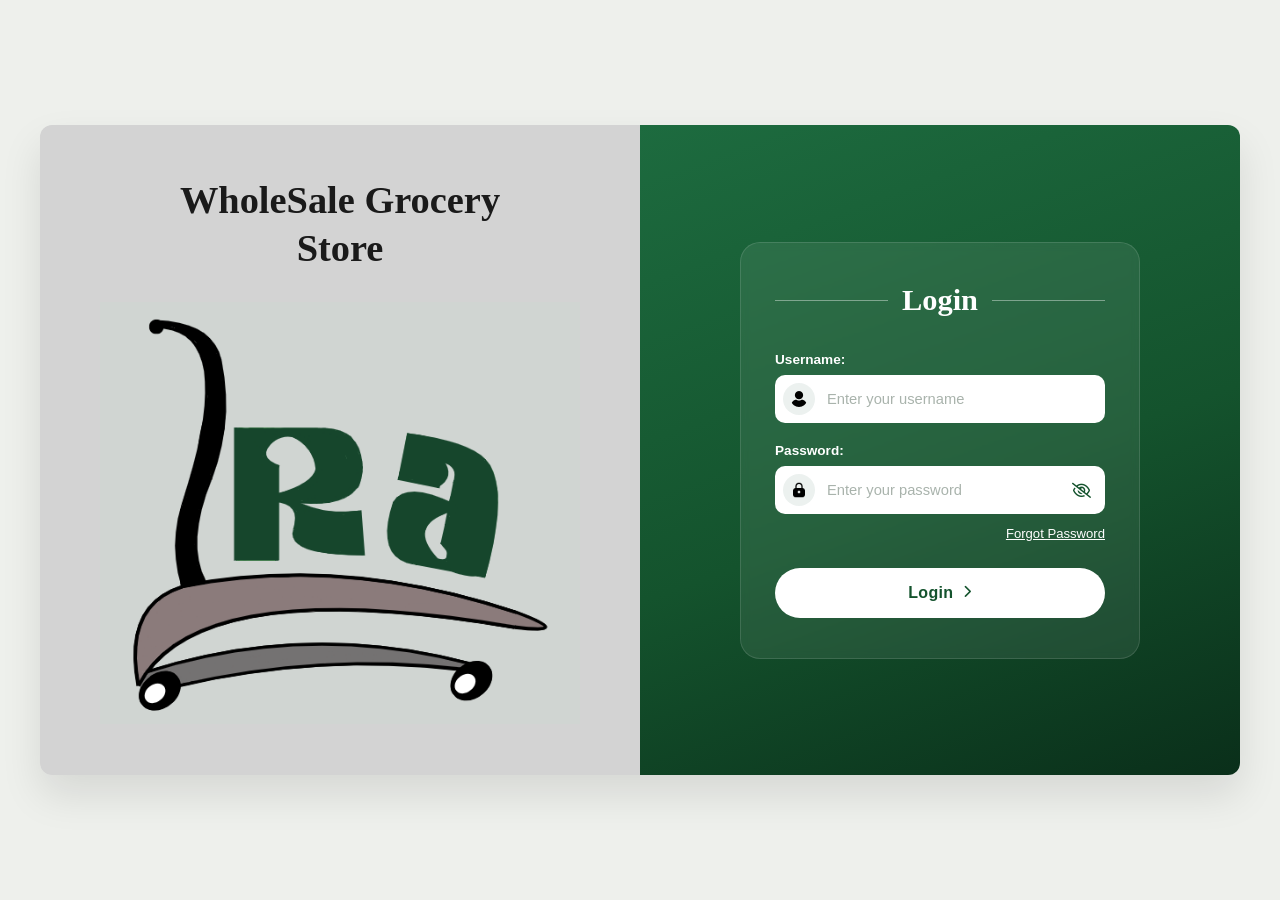
<file: Index.html>
<!DOCTYPE html>
<html lang="en">
<head>
    <meta charset="UTF-8">
    <meta name="viewport" content="width=device-width, initial-scale=1.0">
    <title>WholeSale Grocery Store - Login</title>
    <link rel="stylesheet" href="Index.css">
    <link rel="stylesheet" href="https://cdnjs.cloudflare.com/ajax/libs/font-awesome/6.5.1/css/all.min.css">
</head>
<body>
    <div class="login-container">
        <div class="left-panel">
            <div class="brand-wrapper">
                <h1 class="brand-title">WholeSale Grocery <br> Store</h1>
                <div class="logo-container">
                    <img src="Logo.png" alt="WholeSale Grocery Store Logo" class="brand-logo">
                </div>
            </div>
        </div>
        <div class="right-panel">
            <div class="login-card">
                <div class="card-header">
                    <span class="line"></span>
                    <h2>Login</h2>
                    <span class="line"></span>
                </div>

                <form class="login-form">
                    <div class="input-label">Username:</div>
                    <div class="input-wrapper">
                        <div class="icon-badge">
                            <img src="username.png" alt="">
                        </div>
                        <input type="text" id="username" placeholder="Enter your username" required>
                    </div>

                    <div class="input-label">Password:</div>
                    <div class="input-wrapper">
                        <div class="icon-badge">
                            <img src="password.png" alt="">
                        </div>
                        <input type="password" id="password" placeholder="Enter your password" required>
                        <span class="password-toggle"><i class="fa-regular fa-eye-slash"></i></span>
                    </div>

                    <div class="forgot-password-container">
                        <a href="forgot-password.html" class="forgot-password">Forgot Password</a>
                    </div>

                    <button type="submit" class="login-btn">
                        <span>Login</span>
                        <i class="fa-solid fa-chevron-right"></i>
                    </button>
                </form>
            </div>
        </div>
    </div>
    <script src="Index.js"></script>
</body>
</html>
</file>
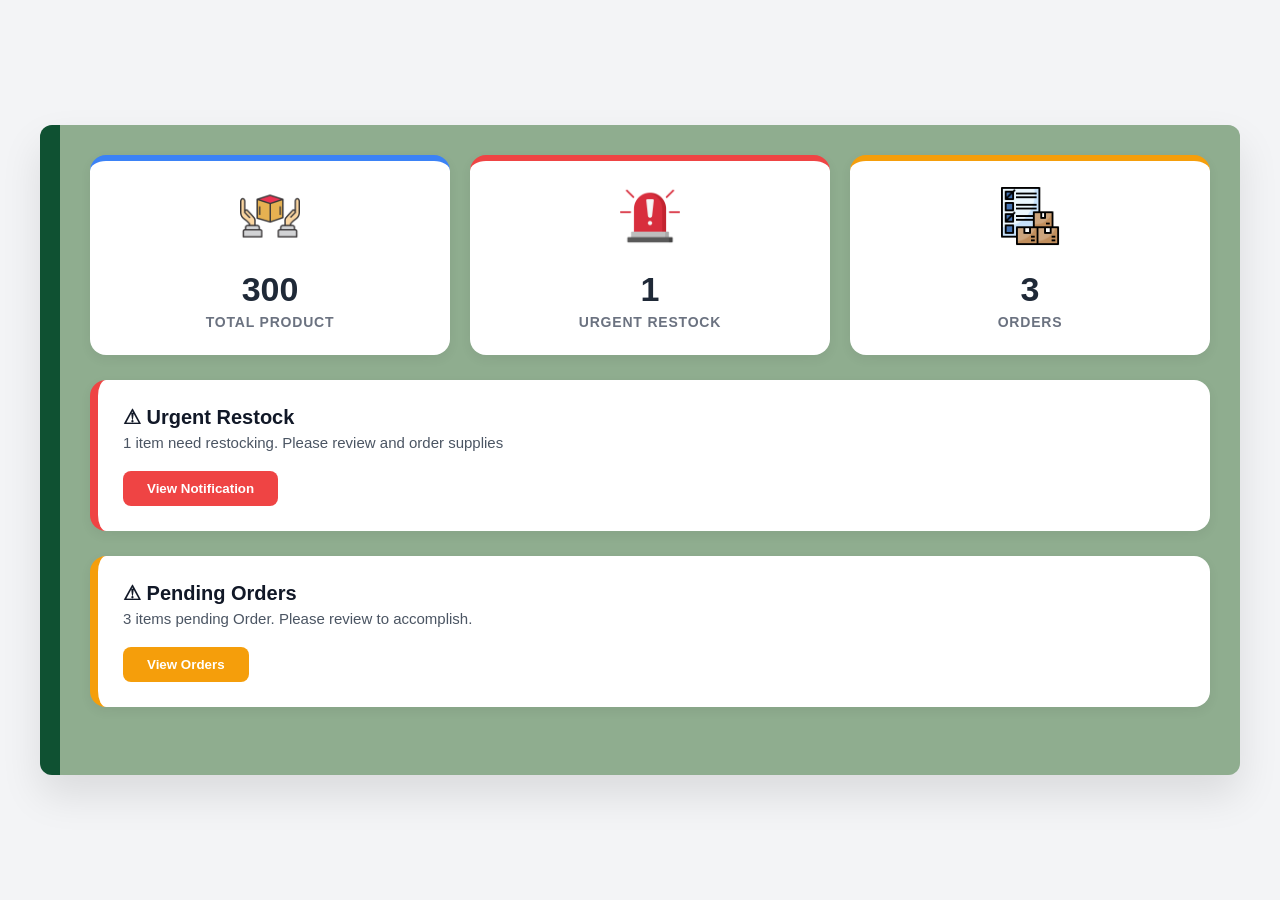
<file: Dashboard.html>
<!DOCTYPE html>
<html lang="en">
<head>
    <meta charset="UTF-8">
    <meta name="viewport" content="width=device-width, initial-scale=1.0">
    <title>Almares 328 Dashboard</title>
    <link rel="stylesheet" href="Dashboard.css">
    <script src="Dashboard.js"></script>
</head>
<body>

    <div class="container" id="sidebarContainer">
        
        <div class="drawer-container" id="leftPanel">
            <div class="drawer">
                <h1 class="logo">Almares 328</h1>

                <div class="menu">
                    <a href="dashboard.html" class="menu-btn active">Dashboard</a>
                    <a href="sales.html" class="menu-btn">Sales</a>
                    <a href="inventory.html" class="menu-btn">Inventory</a>
                    <a href="notification.html" class="menu-btn">Notification</a>
                    <a href="order.html" class="menu-btn">Orders</a>

                </div>
                
                <div class="sidebar-footer">
                    <button class="logout">Logout</button>
                </div>
            </div>
        </div>

            <div class="main-content">
            
            <div class="cards">
                <div class="card product">
                    <img src="product.png" alt="Total Products Icon" class="card-icon">
                    <h2>300</h2>
                    <p>Total Product</p>
                </div>

                <div class="card restock">
                    <img src="alarm.png" alt="Urgent Stock Icon" class="card-icon">
                    <h2>1</h2>
                    <p>Urgent Restock</p>
                </div>

                <div class="card orders">
                    <img src="order.png" alt="Orders Icon" class="card-icon">
                    <h2>3</h2>
                    <p>Orders</p>  
                </div>
            </div>

            <div class="notification urgent">
                <h3>⚠ Urgent Restock</h3>
                <p>1 item need restocking. Please review and order supplies</p>
                <button class="notif-btn" onclick="window.location.href='notification.html'">View Notification</button>
            </div>

            <div class="notification pending">
                <h3>⚠ Pending Orders</h3>
                <p>3 items pending Order. Please review to accomplish.</p>
                <button class="ord-btn" onclick="window.location.href='order.html'">View Orders</button>
            </div>
        </div>
    </div>
</body>
</html>
</file>
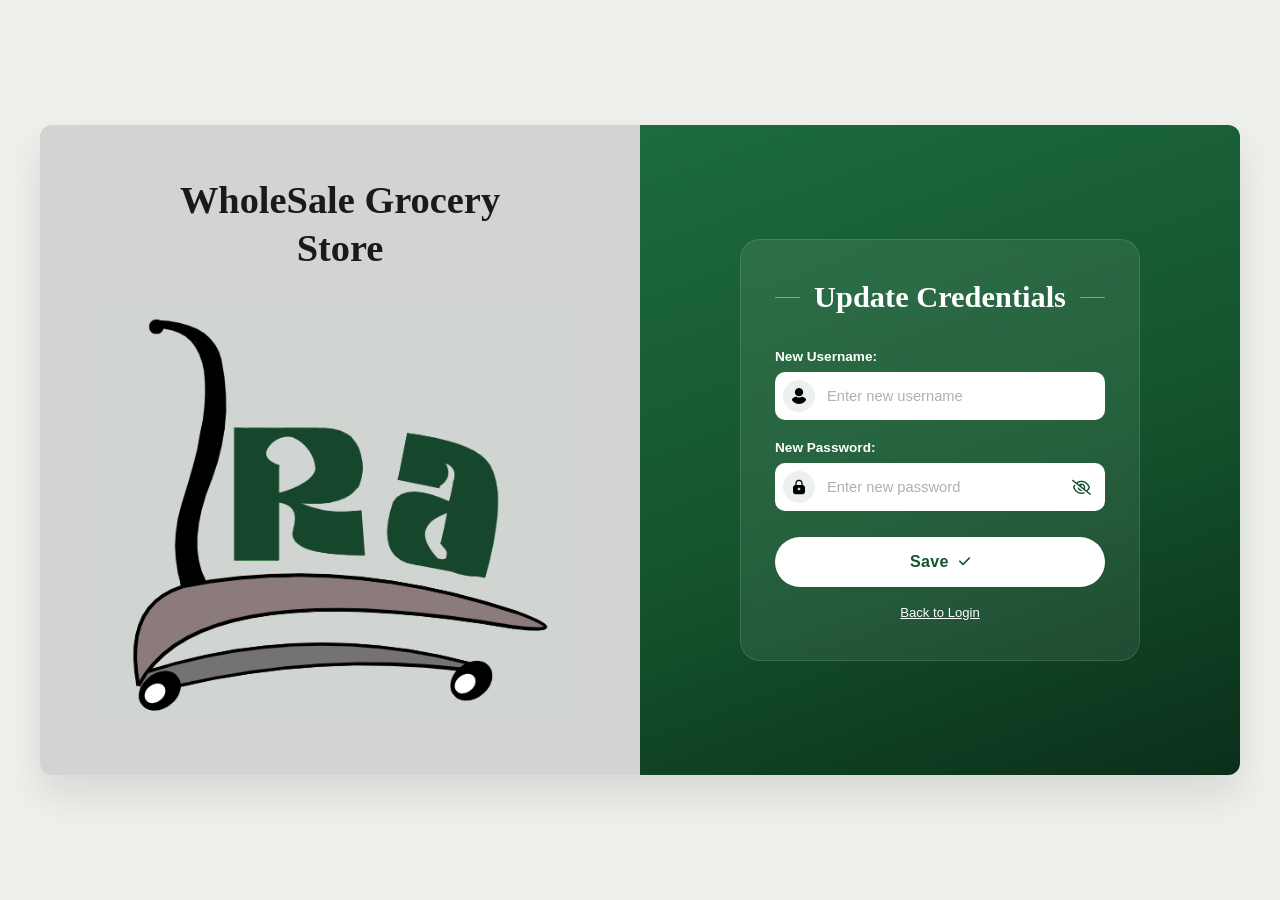
<file: forgot-password.html>
<!DOCTYPE html>
<html lang="en">
<head>
    <meta charset="UTF-8">
    <meta name="viewport" content="width=device-width, initial-scale=1.0">
    <title>WholeSale Grocery Store - Update Credentials</title>
    <link rel="stylesheet" href="https://cdnjs.cloudflare.com/ajax/libs/font-awesome/6.4.0/css/all.min.css">
    <link rel="stylesheet" href="Index.css">
</head>
<body>
    <div class="login-container">
        <div class="left-panel">
            <div class="brand-wrapper">
                <h1 class="brand-title">WholeSale Grocery <br> Store</h1>
                <div class="logo-container">
                    <img src="Logo.png" alt="WholeSale Grocery Store Logo" class="brand-logo">
                </div>
            </div>
        </div>
        <div class="right-panel">
            <div class="login-card">
                <div class="card-header">
                    <span class="line"></span>
                    <h2>Update Credentials</h2>
                    <span class="line"></span>
                </div>

                <form id="reset-form">
                    <div class="input-label">New Username:</div>
                    <div class="input-wrapper">
                        <div class="icon-badge">
                            <img src="username.png" alt="">
                        </div>
                        <input type="text" id="new-user" placeholder="Enter new username" required>
                    </div>

                    <div class="input-label">New Password:</div>
                    <div class="input-wrapper">
                        <div class="icon-badge">
                            <img src="password.png" alt="">
                        </div>
                        <input type="password" id="new-pass" placeholder="Enter new password" required>
                        <span class="password-toggle"><i class="fa-regular fa-eye-slash"></i></span>
                    </div>

                    <button type="submit" class="login-btn" style="margin-top: 26px;">
                        <span>Save</span>
                        <i class="fa-solid fa-check"></i>
                    </button>

                    <a href="Index.html" class="back-to-login">Back to Login</a>
                </form>
            </div>
        </div>
    </div>

    <script>
        document.addEventListener('DOMContentLoaded', () => {
            const form = document.getElementById('reset-form');
            const newUser = document.getElementById('new-user');
            const newPass = document.getElementById('new-pass');
            const toggle = document.querySelector('.password-toggle');

            form.addEventListener('submit', (e) => {
                e.preventDefault();
                localStorage.setItem('almares328_credentials', JSON.stringify({
                    username: newUser.value.trim(),
                    password: newPass.value
                }));
                alert('Credentials updated!');
                window.location.href = 'index.html';
            });

            if (toggle) {
                toggle.addEventListener('click', () => {
                    const isPass = newPass.type === 'password';
                    newPass.type = isPass ? 'text' : 'password';
                    toggle.querySelector('i').className = isPass ? 'fa-regular fa-eye' : 'fa-regular fa-eye-slash';
                });
            }
        });
    </script>
</body>
</html>
</file>
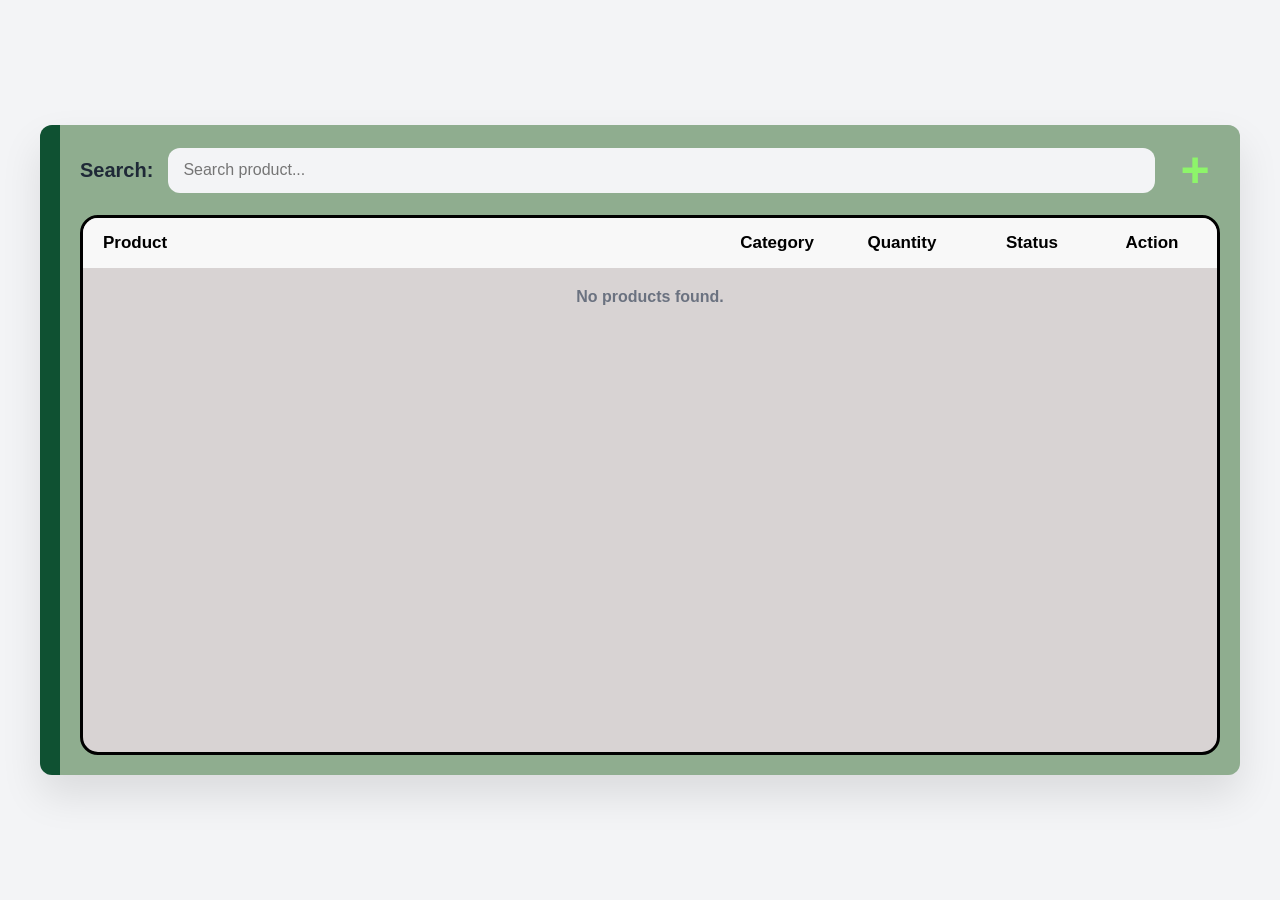
<file: Inventory.html>
<!DOCTYPE html>
<html lang="en">
<head>
    <meta charset="UTF-8">
    <meta name="viewport" content="width=device-width, initial-scale=1.0">
    <title>Almares 328 - Inventory</title>
    <link rel="stylesheet" href="Inventory.css">
</head>
<body>

    <div class="container" id="sidebarContainer">

        <div class="drawer-container" id="leftPanel">
            <div class="drawer">
                <h1 class="logo">Almares 328</h1>

                <div class="menu">
                    <a href="dashboard.html" class="menu-btn">Dashboard</a>
                    <a href="sales.html" class="menu-btn">Sales</a>
                    <a href="inventory.html" class="menu-btn active">Inventory</a>
                    <a href="notification.html" class="menu-btn">Notification</a>
                    <a href="order.html" class="menu-btn">Orders</a>
                </div>

                <div class="sidebar-footer">
                    <button class="logout">Logout</button>
                </div>
            </div>
        </div>

        <div class="right-panel">

            <div class="top-bar">
                <h2>Search:</h2>
                <input type="text" class="search-input" placeholder="Search product...">
                <button class="add-btn" id="addBtn">+</button>
            </div>

            <div class="inventory-table" id="inventoryTable">
                <div class="table-header">
                    <div>Product</div>
                    <div>Category</div>
                    <div>Quantity</div>
                    <div>Status</div>
                    <div>Action</div>
                </div>

                <div class="table-body-spacer" id="bodySpacer">
                    <div id="inventoryBody"></div>
                </div>
            </div>

        </div>

    </div>

    <div class="modal" id="productModal">
        <div class="modal-content">
            <h2>Add Product</h2>

            <label for="product">Product Name</label>
            <input type="text" id="product">

            <label for="category">Category</label>
            <input type="text" id="category" placeholder="e.g. Beverages, Snacks">

            <label for="quantity">Quantity</label>
            <input type="number" id="quantity" min="0">

            <p class="auto-status-note">
                Status is set automatically:
                <strong>20 or below → Urgent Restock</strong>,
                <strong>21 or higher → In Stock</strong>
            </p>

            <div class="modal-buttons">
                <button class="save-btn" id="saveBtn">Save</button>
                <button class="cancel-btn" id="cancelBtn">Cancel</button>
            </div>
        </div>
    </div>

    <script src="Inventory.js"></script>
</body>
</html>
</file>
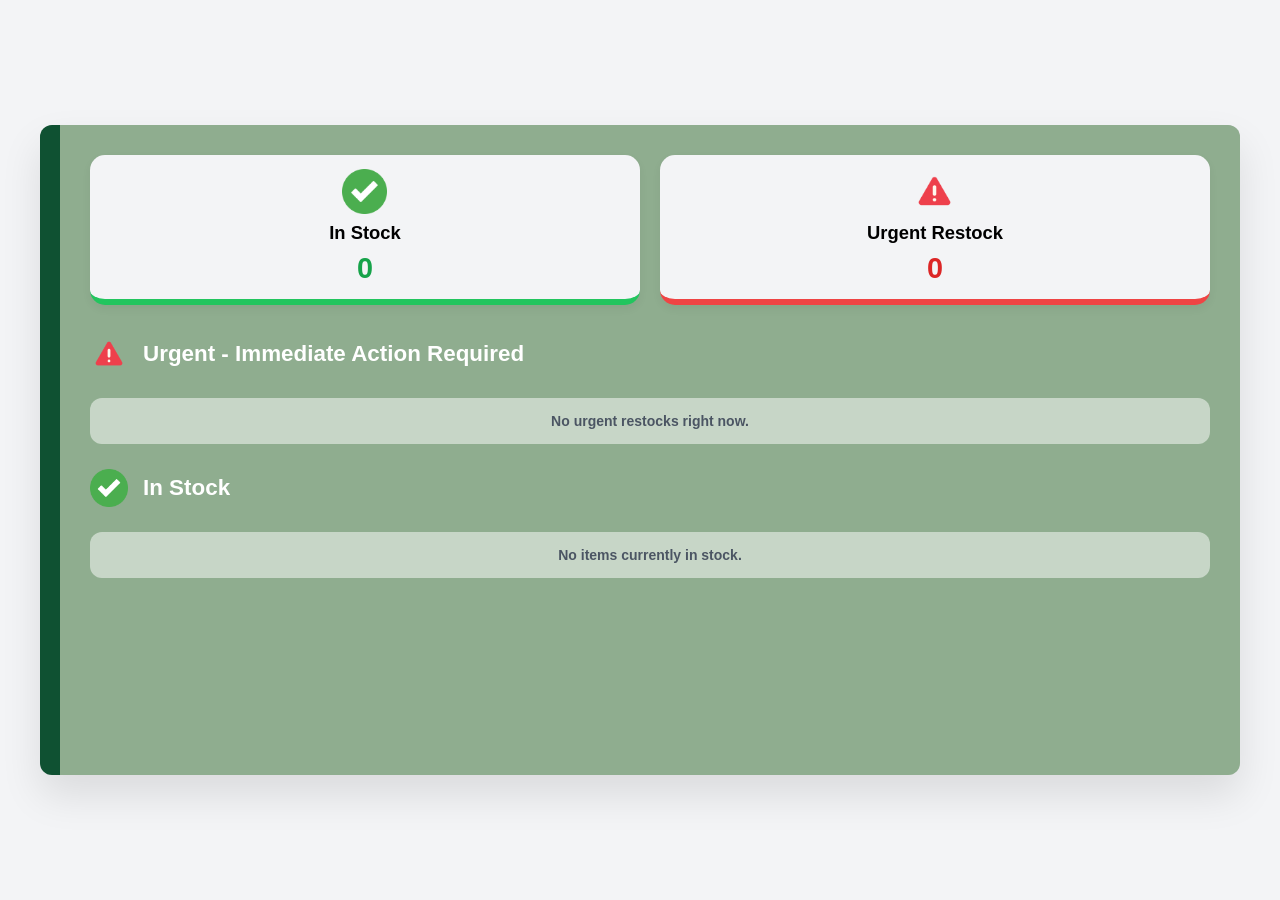
<file: Notification.html>
<!DOCTYPE html>
<html lang="en">
<head>
    <meta charset="UTF-8">
    <meta name="viewport" content="width=device-width, initial-scale=1.0">
    <title>Almares 328 - Notification</title>
    <link rel="stylesheet" href="Notification.css">
</head>
<body>

    <div class="container" id="sidebarContainer">

        <div class="drawer-container" id="leftPanel">
            <div class="drawer">
                <h1 class="logo">Almares 328</h1>

                <div class="menu">
                    <a href="dashboard.html" class="menu-btn">Dashboard</a>
                    <a href="sales.html" class="menu-btn">Sales</a>
                    <a href="inventory.html" class="menu-btn">Inventory</a>
                    <a href="notification.html" class="menu-btn active">Notification</a>
                    <a href="order.html" class="menu-btn">Orders</a>
                </div>

              <div class="sidebar-footer">
                    <button class="logout">Logout</button>
                </div>
            </div>
        </div>

        <div class="right-panel">

            <div class="status-cards">
                <div class="card in-stock-card">
                    <div class="card-content">
                        <img src="Instock.png" alt="In Stock" class="status-icon">
                        <h3>In Stock</h3>
                        <p class="count" id="inStockCount">0</p>
                    </div>
                </div>

                <div class="card urgent-card">
                    <div class="card-content">
                        <img src="Urgentrestock.png" alt="Urgent Restock" class="status-icon">
                        <h3>Urgent Restock</h3>
                        <p class="count" id="urgentCount">0</p>
                    </div>
                </div>
            </div>

            <div class="notifications-area">
                <div class="notif-header urgent">
                    <img src="Urgentrestock.png" alt="Urgent Alert" class="header-icon">
                    <h2>Urgent - Immediate Action Required</h2>
                </div>

                <div class="notif-list" id="urgentList"></div>

                <div class="notif-header in-stock">
                    <img src="Instock.png" alt="In Stock" class="header-icon">
                    <h2>In Stock</h2>
                </div>

                <div class="notif-list" id="inStockList"></div>
            </div>

        </div>

    </div>

    <script src="Notification.js"></script>
</body>
</html>
</file>
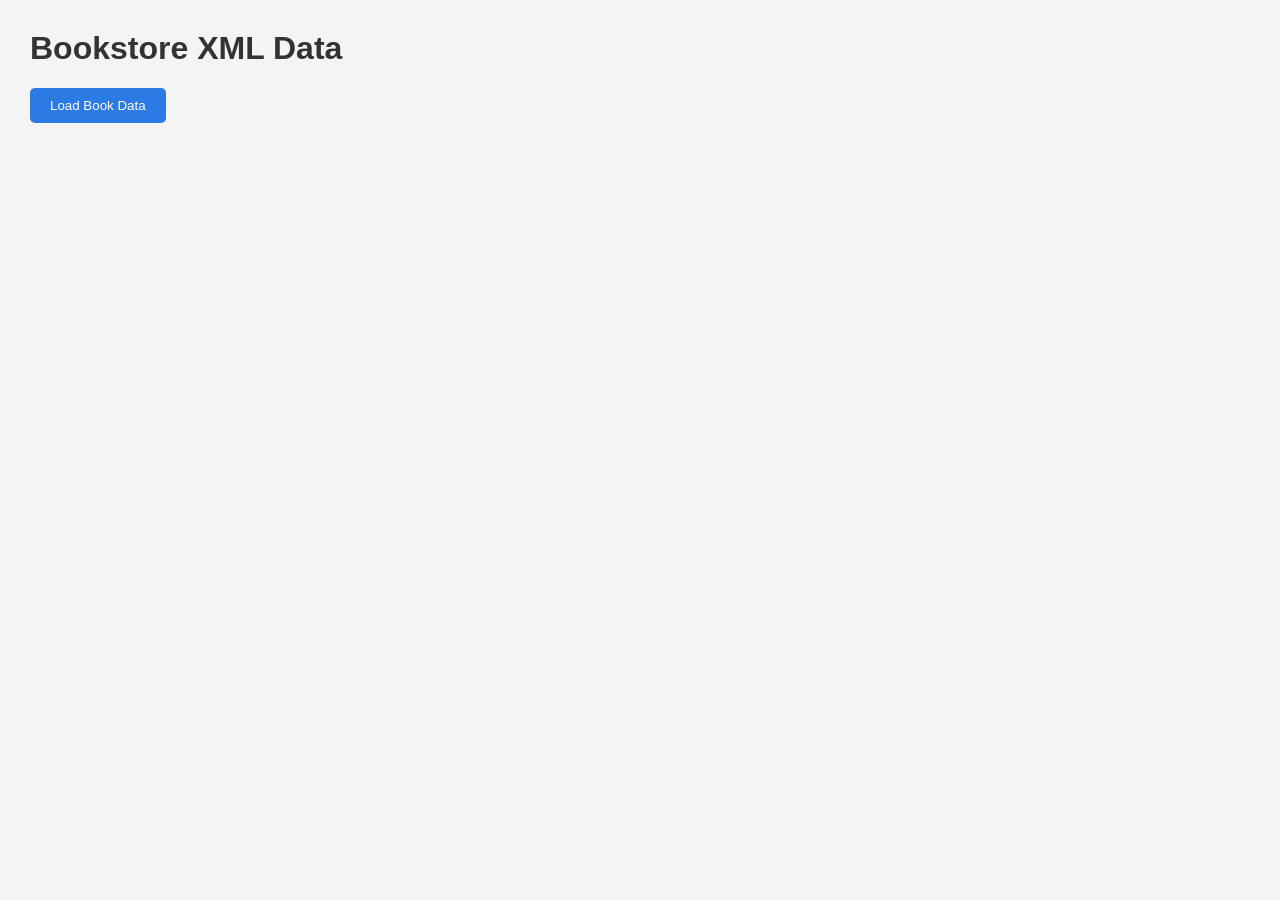
<file: parse.html>
<!DOCTYPE html>
<html>
<head>
    <title>Bookstore XML Display</title>

    <style>
        body {
            font-family: Arial, sans-serif;
            margin: 30px;
            background-color: #f4f4f4;
        }

        h1 {
            color: #333;
        }

        button {
            padding: 10px 20px;
            background-color: #2c7be5;
            color: white;
            border: none;
            border-radius: 5px;
            cursor: pointer;
        }

        table {
            margin-top: 20px;
            border-collapse: collapse;
            width: 80%;
            background-color: white;
        }

        th, td {
            border: 1px solid black;
            padding: 10px;
            text-align: center;
        }

        th {
            background-color: #2c7be5;
            color: white;
        }
    </style>
</head>

<body>

<h1>Bookstore XML Data</h1>

<button onclick="loadXML()">Load Book Data</button>

<div id="demo"></div>

<script>
function loadXML() {
    fetch("bookstore.xml")
        .then(response => response.text())
        .then(data => {
            let parser = new DOMParser();
            let xmlDoc = parser.parseFromString(data, "text/xml");

            let books = xmlDoc.getElementsByTagName("book");

            let table = `
                <table>
                    <tr>
                        <th>Category</th>
                        <th>Title</th>
                        <th>Language</th>
                        <th>Author</th>
                        <th>Year</th>
                        <th>Price</th>
                    </tr>
            `;

            for (let i = 0; i < books.length; i++) {
                let category = books[i].getAttribute("category");
                let title = books[i].getElementsByTagName("title")[0].textContent;
                let lang = books[i].getElementsByTagName("title")[0].getAttribute("lang");
                let author = books[i].getElementsByTagName("author")[0].textContent;
                let year = books[i].getElementsByTagName("year")[0].textContent;
                let price = books[i].getElementsByTagName("price")[0].textContent;

                table += `
                    <tr>
                        <td>${category}</td>
                        <td>${title}</td>
                        <td>${lang}</td>
                        <td>${author}</td>
                        <td>${year}</td>
                        <td>${price}</td>
                    </tr>
                `;
            }

            table += `</table>`;

            document.getElementById("demo").innerHTML = table;
        });
}
</script>

</body>
</html>
</file>
<file: Index.css>
/* ===========================
   ROOT / RESET
   =========================== */
:root {
    --brand-green: #14532d;
    --brand-green-dark: #0a2f1a;
    --brand-green-mid: #1d6b3f;
    --light-bg: #D8DBD6;
    --text-dark: #1f2a24;
    --text-muted: #6b7a72;
    --danger: #ef4444;
    --font-display: 'Playfair Display', 'Georgia', serif;
    --font-body: 'Segoe UI', -apple-system, BlinkMacSystemFont, sans-serif;
    --radius: 14px;
    --transition: 0.25s ease-in-out;
}

* {
    margin: 0;
    padding: 0;
    box-sizing: border-box;
    font-family: var(--font-body);
}

body {
    min-height: 100vh;
    display: flex;
    align-items: center;
    justify-content: center;
    background: #eef0ec;
}

/* ===========================
   LOGIN CONTAINER
   =========================== */
.login-container {
    display: flex;
    width: 100%;
    max-width: 1200px;
    height: 650px;
    border-radius: 12px;
    overflow: hidden;
    box-shadow: 0 20px 40px rgba(0, 0, 0, 0.1);
}

/* ===========================
   LEFT PANEL (brand)
   =========================== */
.left-panel {
    flex: 1;
    display: flex;
    align-items: center;
    justify-content: center;
    padding: 50px 40px;
    background: #D3D3D3;
}

.brand-wrapper {
    text-align: center;
}

.brand-title {
    font-family: var(--font-display);
    font-size: 2.4rem;
    line-height: 1.25;
    color: #1a1a1a;
    font-weight: 700;
    margin-bottom: 30px;
}

.logo-container {
    display: flex;
    align-items: center;
    justify-content: center;
    margin-top: 10px;
}

.brand-logo {
    width: 480px;
    max-width: 100%;
    height: auto;
    object-fit: contain;
    /* If Logo.png has a white/gray background baked into the file,
       this blends it into the panel color instead of a hard box edge */

}

/* ===========================
   RIGHT PANEL (form) - dark green
   =========================== */
.right-panel {
    flex: 1;
    display: flex;
    align-items: center;
    justify-content: center;
    padding: 50px 40px;
    background: linear-gradient(160deg, var(--brand-green-mid) 0%, var(--brand-green) 55%, var(--brand-green-dark) 100%);
}

.login-card {
    width: 100%;
    max-width: 400px;
    background: rgba(255, 255, 255, 0.08);
    border: 1px solid rgba(255, 255, 255, 0.12);
    border-radius: 20px;
    padding: 40px 34px;
    backdrop-filter: blur(4px);
}

/* ===========================
   CARD HEADER — "— Login —"
   =========================== */
.card-header {
    display: flex;
    align-items: center;
    gap: 14px;
    margin-bottom: 34px;
}

.card-header h2 {
    font-family: var(--font-display);
    font-size: 1.9rem;
    color: #ffffff;
    white-space: nowrap;
}

.card-header .line {
    flex: 1;
    height: 1px;
    background: rgba(255, 255, 255, 0.4);
}

/* ===========================
   FORM ELEMENTS
   =========================== */
.input-label {
    font-size: 0.85rem;
    font-weight: 600;
    color: #ffffff;
    margin-bottom: 8px;
    margin-top: 20px;
}

.input-label:first-of-type {
    margin-top: 0;
}

.input-wrapper {
    position: relative;
    display: flex;
    align-items: center;
}

.icon-badge {
    position: absolute;
    left: 8px;
    top: 50%;
    transform: translateY(-50%);
    z-index: 2;
    width: 32px;
    height: 32px;
    border-radius: 50%;
    background: rgba(15, 81, 50, 0.08);
    display: flex;
    align-items: center;
    justify-content: center;
    flex-shrink: 0;
}

.icon-badge img {
    width: 16px;
    height: 16px;
    object-fit: contain;
}

.input-wrapper input {
    width: 100%;
    height: 48px;
    border: none;
    border-radius: 10px;
    background: #ffffff;
    outline: none;
    font-size: 0.92rem;
    color: var(--text-dark);
    padding: 0 44px 0 52px;
    transition: box-shadow var(--transition);
}

.input-wrapper input::placeholder {
    color: #a9b3ac;
}

.input-wrapper input:focus {
    box-shadow: 0 0 0 3px rgba(255, 255, 255, 0.35);
}

.password-toggle {
    position: absolute;
    right: 14px;
    top: 50%;
    transform: translateY(-50%);
    color: var(--brand-green);
    cursor: pointer;
    font-size: 0.95rem;
    z-index: 2;
}

.password-toggle:hover {
    color: var(--brand-green-dark);
}

/* ===========================
   FORGOT PASSWORD + LOGIN BUTTON
   =========================== */
.forgot-password-container {
    text-align: right;
    margin-top: 10px;
    margin-bottom: 26px;
}

.forgot-password {
    font-size: 0.82rem;
    color: #ffffff;
    text-decoration: underline;
    font-weight: 500;
    transition: color var(--transition);
}

.forgot-password:hover {
    color: #d4e8d6;
}

.back-to-login {
    display: block;
    text-align: center;
    margin-top: 18px;
    font-size: 0.82rem;
    color: #ffffff;
    text-decoration: underline;
}

.back-to-login:hover {
    color: #d4e8d6;
}

.login-btn {
    width: 100%;
    height: 50px;
    border: none;
    border-radius: 30px;
    background: #ffffff;
    color: var(--brand-green);
    font-size: 1rem;
    font-weight: 700;
    letter-spacing: 0.02em;
    cursor: pointer;
    display: flex;
    align-items: center;
    justify-content: center;
    gap: 10px;
    transition: all var(--transition);
}

.login-btn:hover {
    background: #eef7f0;
    transform: translateY(-1px);
    box-shadow: 0 10px 24px rgba(0, 0, 0, 0.2);
}

.login-btn:active {
    transform: translateY(1px);
}

.login-btn i {
    font-size: 0.8rem;
    transition: transform var(--transition);
}

.login-btn:hover i {
    transform: translateX(3px);
}

/* Keyboard accessibility */
a:focus-visible,
button:focus-visible,
input:focus-visible {
    outline: 2px solid #ffffff;
    outline-offset: 2px;
}

/* ===========================
   RESPONSIVE
   =========================== */
@media (max-width: 760px) {
    .login-container {
        flex-direction: column;
        max-width: 420px;
        height: auto;
    }

    .left-panel {
        padding: 36px 24px;
    }

    .brand-title {
        font-size: 1.7rem;
        margin-bottom: 20px;
    }

    .brand-logo {
        width: 150px;
    }

    .right-panel {
        padding: 36px 24px;
    }
}

@media (prefers-reduced-motion: reduce) {
    * {
        animation: none !important;
        transition: none !important;
    }
}
</file>
<file: Dashboard.css>
* {
    margin: 0;
    padding: 0;
    box-sizing: border-box;
    font-family: 'Segoe UI', -apple-system, BlinkMacSystemFont, sans-serif;
}

body {
    display: flex;
    justify-content: center;
    align-items: center;
    min-height: 100vh;
    background-color: #f3f4f6;
}

.container {
    display: flex;
    width: 100%;
    max-width: 1200px;
    height: 650px;
    box-shadow: 0 20px 40px rgba(0, 0, 0, 0.1);
    border-radius: 12px;
    overflow: hidden;
    background: #d0d5d2;
}

/* ================= EXACT DASHBOARD HOVER DRAWER SYSTEM ================= */

/* Initial state (Nakasara) */
.drawer-container {
    width: 20px; 
    height: 100%;
    background-color: #0f5132; 
    transition: width 0.4s cubic-bezier(0.25, 1, 0.5, 1);
    flex-shrink: 0;
    z-index: 10;
    overflow: hidden;
    cursor: pointer;
}

/* Ang mismong nilalaman ng sidebar */
.drawer {
    width: 260px; 
    height: 100%;
    background: linear-gradient(180deg, #0f5132, #14532d, #052e16);
    padding: 30px 20px;
    display: flex;
    flex-direction: column;
    opacity: 0; 
    visibility: hidden;
    transition: opacity 0.3s ease, visibility 0.3s ease;
}

/* KONTROLADO NG JAVASCRIPT: Aktibo kapag hinober */
.container.drawer-open .drawer-container {
    width: 260px; 
}

.container.drawer-open .drawer {
    opacity: 1;       
    visibility: visible;
}

/* ================= SIDEBAR INTERNAL COMPONENTS ================= */
.logo {
    font-family: 'Playfair Display', serif;
    font-size: 2rem;
    color: #eff1f0; 
    line-height: 1.2;
    margin-bottom: 25px;
    font-weight: 700;
    white-space: nowrap;
}

.menu {
    display: flex;
    flex-direction: column;
    gap: 15px;
}

.menu-btn {
    height: 50px;
    border-radius: 12px;
    background: rgba(255, 255, 255, 0.05); 
    border: 1px solid rgba(255, 255, 255, 0.08); 
    color: rgba(255, 255, 255, 0.7); 
    font-size: 15px;
    font-weight: 600;
    letter-spacing: 0.3px;
    cursor: pointer;
    text-decoration: none; 
    display: flex;
    align-items: center;
    padding-left: 20px;
    white-space: nowrap;
    transition: all 0.3s cubic-bezier(0.25, 0.8, 0.25, 1);
}

.menu-btn:hover {
    background: rgba(255, 255, 255, 0.15); 
    color: #ffffff; 
    padding-left: 25px; 
    box-shadow: 0 4px 12px rgba(0, 0, 0, 0.1);
}

.active {
    background: #2ea043 !important; 
    color: #ffffff !important;
    border-color: rgba(46, 160, 67, 0.2);
    box-shadow: 0 8px 20px rgba(46, 160, 67, 0.35); 
    font-weight: 700;
}

.menu-btn.active:hover {
    padding-left: 20px; 
    background: #2ea043;
}

/* Footer layout area */
.sidebar-footer {
    margin-top: auto;
    display: flex;
    flex-direction: column;
    gap: 15px;
    align-items: center;
    width: 100%;
}

.logout {
    width: 100%;
    height: 50px;
    border: none;
    border-radius: 12px;
    background: rgba(239, 68, 68, 0.15); 
    border: 1px solid rgba(239, 68, 68, 0.2);
    color: #ef4444; 
    font-size: 15px;
    font-weight: 700;
    letter-spacing: 0.5px;
    cursor: pointer;
    display: flex;
    justify-content: center;
    align-items: center;
    text-decoration: none;
    white-space: nowrap;
    transition: all 0.25s ease-in-out;
}

.logout:hover {
    background: #ef4444; 
    color: #ffffff; 
    box-shadow: 0 6px 20px rgba(239, 68, 68, 0.4); 
    transform: translateY(-2px); 
}

.logout:active {
    transform: translateY(1px); 
}
/* --- Main Content Layout --- */
.main-content {
    flex: 1;
    padding: 30px;
    background-color: #8fad8f;
    display: flex;
    flex-direction: column;
    gap: 25px; /* Magandang espasyo sa pagitan ng mga rows */
}

/* --- Cards Container (Top 3 Cards) --- */
.cards {
    display: flex;
    gap: 20px;
    width: 100%;
}

.card {
    background: white;
    padding: 25px;
    border-radius: 16px;
    flex: 1;
    text-align: center;
    box-shadow: 0 4px 12px rgba(0,0,0,0.06);
    border-top: 6px solid #e5e7eb; /* Base border */
    transition: transform 0.2s ease;
}

/* Color Coding para sa Cards */
.card.product { border-top-color: #3b82f6; }
.card.restock { border-top-color: #ef4444; }
.card.orders  { border-top-color: #f59e0b; }

.card-icon {
    width: 60px; /* Mas malaki na icons */
    height: 60px;
    margin-bottom: 15px;
}

.card h2 {
    font-size: 34px;
    font-weight: 800;
    color: #1f2937;
    margin: 5px 0;
}

.card p {
    font-size: 14px;
    font-weight: 700;
    color: #6b7280;
    text-transform: uppercase;
    letter-spacing: 0.8px;
}

/* --- Notification / Action Boxes --- */
.notification {
    background: white;
    padding: 25px;
    border-radius: 16px;
    box-shadow: 0 4px 12px rgba(0,0,0,0.06);
    display: flex;
    flex-direction: column;
    align-items: flex-start;
    border-left: 8px solid #ccc; /* Default border */
}

/* Distinct colors para sa Notif at Orders */
.notification.urgent { border-left-color: #ef4444; }
.notification.pending { border-left-color: #f59e0b; }

.notification h3 {
    color: #111827;
    font-size: 20px;
    margin-bottom: 5px;
}

.notification p {
    color: #4b5563;
    font-size: 15px;
    margin-bottom: 20px;
}

/* --- Buttons Styling --- */
.notif-btn {
    background-color: #ef4444;
    color: white;
    padding: 10px 24px;
    border-radius: 8px;
    border: none;
    font-weight: 600;
    cursor: pointer;
    transition: background 0.3s;
}

.notif-btn:hover { background-color: #dc2626; }

.ord-btn {
    background-color: #f59e0b;
    color: white;
    padding: 10px 24px;
    border-radius: 8px;
    border: none;
    font-weight: 600;
    cursor: pointer;
    transition: background 0.3s;
}

.ord-btn:hover { background-color: #d97706; }
</file>
<file: Inventory.css>
/* ==========================================================================
   1. GLOBAL RESET & BASE
   ========================================================================== */
* {
    margin: 0;
    padding: 0;
    box-sizing: border-box;
    font-family: 'Segoe UI', sans-serif;
}

body {
    display: flex;
    justify-content: center;
    align-items: center;
    min-height: 100vh;
    background-color: #f3f4f6;
}

.container {
    display: flex;
    width: 100%;
    max-width: 1200px;
    height: 650px;
    background: #d0d5d2;
    border-radius: 12px;
    box-shadow: 0 20px 40px rgba(0, 0, 0, 0.1);
    overflow: hidden;
}

/* ==========================================================================
   2. SIDEBAR (DRAWER SYSTEM)
   ========================================================================== */
.drawer-container {
    width: 20px;
    height: 100%;
   background-color: #0f5132;
    flex-shrink: 0;
    cursor: pointer;
    overflow: hidden;
    z-index: 10;
    transition: width 0.4s cubic-bezier(0.25, 1, 0.5, 1);
}

.drawer {
    display: flex;
    flex-direction: column;
    width: 260px;
    height: 100%;
    padding: 30px 20px;
    background: linear-gradient(180deg, #0f5132, #14532d, #052e16);
    visibility: hidden;
    opacity: 0;
    transition: opacity 0.3s ease, visibility 0.3s ease;
}

.container.drawer-open .drawer-container { width: 260px; }
.container.drawer-open .drawer { visibility: visible; opacity: 1; }

.logo {
    margin-bottom: 25px;
    font-family: 'Playfair Display', serif;
    font-size: 2rem;
    font-weight: 700;
    color: #ffffff;
    line-height: 1.2;
    white-space: nowrap;
}

.menu {
    display: flex;
    flex-direction: column;
    gap: 15px;
}

.menu-btn {
    display: flex;
    align-items: center;
    height: 50px;
    padding-left: 20px;
    border: none;
    border-radius: 12px;
    background: rgba(255, 255, 255, 0.08);
    color: #d1d5db;
    font-size: 16px;
    font-weight: 600;
    text-decoration: none;
    cursor: pointer;
    white-space: nowrap;
    transition: 0.3s;
}

.menu-btn:hover { background: rgba(255, 255, 255, 0.15); }
.active {
    background: #2ea043;
    color: white;
    box-shadow: 0 4px 15px rgba(46, 160, 67, 0.4);
}

.sidebar-footer {
    display: flex;
    flex-direction: column;
    align-items: center;
    width: 100%;
    margin-top: auto;
    gap: 15px;
}

.logout {
    display: flex;
    justify-content: center;
    align-items: center;
    width: 100%;
    height: 50px;
    border: 1px solid rgba(239, 68, 68, 0.2);
    border-radius: 12px;
    background: rgba(239, 68, 68, 0.15);
    color: #ef4444;
    font-size: 15px;
    font-weight: 700;
    text-decoration: none;
    cursor: pointer;
    white-space: nowrap;
    transition: all 0.25s ease-in-out;
}

.logout:hover {
    background: #ef4444;
    color: #ffffff;
    box-shadow: 0 6px 20px rgba(239, 68, 68, 0.4);
    transform: translateY(-2px);
}

.logout:active {
    transform: translateY(1px);
}

/* ==========================================================================
   3. RIGHT MAIN AREA PANELS
   ========================================================================== */
.right-panel {
    display: flex;
    flex-direction: column;
    flex: 1;
    padding: 20px;
    background: #8fad8f;
    min-width: 0;
}

.top-bar {
    display: flex;
    align-items: center;
    gap: 15px;
    margin-bottom: 20px;
}

.top-bar h2 { font-size: 20px; color: #1f2937; }

.search-input {
    flex: 1;
    height: 45px;
    padding: 0 15px;
    border: none;
    border-radius: 12px;
    background: #f3f4f6;
    font-size: 16px;
    outline: none;
}

.add-btn {
    width: 50px;
    height: 50px;
    background: transparent;
    border: none;
    color: #8df56a;
    font-size: 50px;
    font-weight: bold;
    cursor: pointer;
    line-height: 1;
}

/* ==========================================================================
   4. INVENTORY TABLE (with virtual scrolling support)
   ========================================================================== */
.inventory-table {
    flex: 1;
    background: #d8d3d3;
    border: 3px solid #000;
    border-radius: 18px;
    overflow-y: auto;
    position: relative;
}

.table-header,
.table-row {
    display: grid;
    grid-template-columns: 1fr 140px 110px 150px 90px;
    align-items: center;
}

.table-header {
    padding: 15px 20px;
    background: #f8f8f8;
    font-size: 17px;
    font-weight: 600;
    position: sticky;
    top: 0;
    z-index: 2;
}

.table-header div:nth-child(2),
.table-header div:nth-child(3),
.table-header div:nth-child(4),
.table-header div:nth-child(5) { text-align: center; }

.table-body-spacer {
    position: relative;
}

#inventoryBody {
    position: absolute;
    top: 0;
    left: 0;
    width: 100%;
}

.table-row {
    padding: 12px 20px;
    border-top: 2px solid black;
    background: #e5e5e5;
    height: 50px;
    box-sizing: border-box;
}

.table-row div:nth-child(2),
.table-row div:nth-child(3),
.table-row div:nth-child(4),
.table-row div:nth-child(5) { text-align: center; }

.status-badge {
    display: block;
    width: fit-content;
    margin: auto;
    padding: 6px 12px;
    border-radius: 20px;
    text-align: center;
    font-weight: 600;
}

.in-stock { background: #c8f7c5; color: #166534; }
.urgent-restock { background: #fecaca; color: #b91c1c; }

.delete-btn {
    width: 32px;
    height: 32px;
    margin: auto;
    border: none;
    border-radius: 8px;
    background: #ef4444;
    color: white;
    font-size: 16px;
    font-weight: 700;
    cursor: pointer;
    display: flex;
    align-items: center;
    justify-content: center;
    transition: background 0.2s ease, transform 0.15s ease;
}

.delete-btn:hover { background: #dc2626; transform: scale(1.08); }
.delete-btn:active { transform: scale(0.92); }

.no-results {
    padding: 20px;
    text-align: center;
    color: #6b7280;
    font-weight: 600;
}

/* ==========================================================================
   5. MODAL (Add Product popup)
   ========================================================================== */
.modal {
    position: fixed;
    top: 50%;
    left: 50%;
    display: none;
    width: 400px;
    padding: 25px;
    background: white;
    border-radius: 15px;
    transform: translate(-50%, -50%);
    box-shadow: 0 10px 30px rgba(0,0,0,0.25);
    z-index: 1000;
}

.modal-content h2 {
    text-align: center;
    margin-bottom: 20px;
    color: #14532d;
}

.modal-content label {
    display: block;
    margin: 12px 0 5px;
    font-weight: 600;
}

.modal-content input,
.modal-content select {
    width: 100%;
    height: 45px;
    padding: 0 12px;
    border: 1px solid #d1d5db;
    border-radius: 8px;
    font-size: 15px;
    outline: none;
}

.auto-status-note {
    margin-top: 15px;
    padding: 10px;
    background: #f3f4f6;
    border-radius: 8px;
    font-size: 13px;
    color: #374151;
    line-height: 1.5;
}

.modal-buttons {
    display: flex;
    justify-content: space-between;
    margin-top: 20px;
}

.save-btn, .cancel-btn {
    padding: 10px 25px;
    border: none;
    border-radius: 8px;
    font-weight: 600;
    cursor: pointer;
    color: white;
}

.save-btn { background: #2ea043; }
.cancel-btn { background: #ef4444; }
.save-btn:hover { background: #248636; }
.cancel-btn:hover { background: #dc2626; }
</file>
<file: Notification.css>
/* ==========================================================================
   1. GLOBAL RESET & BASE
   ========================================================================== */
* {
    margin: 0;
    padding: 0;
    box-sizing: border-box;
    font-family: 'Segoe UI', sans-serif;
}

body {
    display: flex;
    justify-content: center;
    align-items: center;
    min-height: 100vh;
    background-color: #f3f4f6;
}

.container {
    display: flex;
    width: 100%;
    max-width: 1200px;
    height: 650px;
    background: #d0d5d2;
    border-radius: 12px;
    box-shadow: 0 20px 40px rgba(0, 0, 0, 0.1);
    overflow: hidden;
}

/* ==========================================================================
   2. SIDEBAR (DRAWER SYSTEM)
   ========================================================================== */
.drawer-container {
    width: 20px;
    height: 100%;
    background-color: #0f5132;
    flex-shrink: 0;
    cursor: pointer;
    overflow: hidden;
    z-index: 10;
    transition: width 0.4s cubic-bezier(0.25, 1, 0.5, 1);
}

.drawer {
    display: flex;
    flex-direction: column;
    width: 260px;
    height: 100%;
    padding: 30px 20px;
    background: linear-gradient(180deg, #0f5132, #14532d, #052e16);
    visibility: hidden;
    opacity: 0;
    transition: opacity 0.3s ease, visibility 0.3s ease;
}

.container.drawer-open .drawer-container { width: 260px; }
.container.drawer-open .drawer { visibility: visible; opacity: 1; }

.logo {
    margin-bottom: 25px;
    font-family: 'Playfair Display', serif;
    font-size: 2rem;
    font-weight: 700;
    color: #ffffff;
    line-height: 1.2;
    white-space: nowrap;
}

.menu {
    display: flex;
    flex-direction: column;
    gap: 15px;
}

.menu-btn {
    display: flex;
    align-items: center;
    height: 50px;
    padding-left: 20px;
    border: none;
    border-radius: 12px;
    background: rgba(255, 255, 255, 0.08);
    color: #d1d5db;
    font-size: 16px;
    font-weight: 600;
    text-decoration: none;
    cursor: pointer;
    white-space: nowrap;
    transition: 0.3s;
}

.menu-btn:hover { background: rgba(255, 255, 255, 0.15); }

.active {
    background: #2ea043;
    color: white;
    box-shadow: 0 4px 15px rgba(46, 160, 67, 0.4);
}

/* Footer area — holds logout */
.sidebar-footer {
    display: flex;
    flex-direction: column;
    align-items: center;
    width: 100%;
    margin-top: auto;
    gap: 15px;
}

.logout {
    display: flex;
    justify-content: center;
    align-items: center;
    width: 100%;
    height: 50px;
    border: 1px solid rgba(239, 68, 68, 0.2);
    border-radius: 12px;
    background: rgba(239, 68, 68, 0.15);
    color: #ef4444;
    font-size: 15px;
    font-weight: 700;
    text-decoration: none;
    cursor: pointer;
    white-space: nowrap;
    transition: all 0.25s ease-in-out;
}

.logout:hover {
    background: #ef4444;
    color: #ffffff;
    box-shadow: 0 6px 20px rgba(239, 68, 68, 0.4);
    transform: translateY(-2px);
}

.logout:active {
    transform: translateY(1px);
}

/* ==========================================================================
   3. RIGHT PANEL
   ========================================================================== */
.right-panel {
    display: flex;
    flex-direction: column;
    flex: 1;
    gap: 30px;
    padding: 30px;
    background-color: #8fad8f;
    overflow-y: auto;
}

.right-panel::-webkit-scrollbar { width: 6px; }
.right-panel::-webkit-scrollbar-track { background: transparent; }
.right-panel::-webkit-scrollbar-thumb {
    background: rgba(0, 0, 0, 0.15);
    border-radius: 10px;
}

/* Status Cards */
.status-cards {
    display: grid;
    grid-template-columns: repeat(2, 1fr);
    gap: 20px;
}

.card {
    display: flex;
    justify-content: center;
    align-items: center;
    height: 150px;
    background: #f3f4f6;
    border-radius: 15px;
    box-shadow: 0 4px 10px rgba(0, 0, 0, 0.05);
    border-bottom: 6px solid #d1d5db;
    transition: transform 0.2s ease;
}

.card:hover { transform: translateY(-4px); }

.in-stock-card { border-bottom-color: #22c55e; }
.urgent-card { border-bottom-color: #ef4444; }

.card-content {
    display: flex;
    flex-direction: column;
    align-items: center;
    gap: 8px;
}

.card-content h3 {
    font-size: 1.15rem;
    font-weight: 700;
    color: #000000;
}

.card-content .count {
    font-size: 1.8rem;
    font-weight: 800;
    color: #1f2937;
}

.in-stock-card .count { color: #16a34a; }
.urgent-card .count { color: #dc2626; }

/* Icons */
.status-icon {
    width: 45px;
    height: 45px;
    object-fit: contain;
}

.header-icon {
    width: 38px;
    height: 38px;
    object-fit: contain;
}

/* ==========================================================================
   4. NOTIFICATIONS
   ========================================================================== */
.notifications-area {
    display: flex;
    flex-direction: column;
    gap: 25px;
}

.notif-header {
    display: flex;
    align-items: center;
    gap: 15px;
}

.notif-header h2 {
    font-size: 1.4rem;
    font-weight: 700;
    color: #ffffff;
}

.notif-list {
    display: flex;
    flex-direction: column;
    gap: 10px;
}

.notif-item {
    display: flex;
    justify-content: space-between;
    align-items: center;
    background: #f3f4f6;
    padding: 14px 20px;
    border-radius: 12px;
    box-shadow: 0 2px 6px rgba(0, 0, 0, 0.05);
    border-left: 6px solid #d1d5db;
}

.notif-item.urgent { border-left-color: #ef4444; }
.notif-item.in-stock { border-left-color: #22c55e; }

.notif-item .item-info {
    display: flex;
    flex-direction: column;
    gap: 3px;
}

.notif-item .item-name {
    font-weight: 700;
    color: #1f2937;
    font-size: 15px;
}

.notif-item .item-category {
    font-size: 13px;
    color: #6b7280;
}

.notif-item .item-qty {
    font-weight: 700;
    font-size: 15px;
    color: #374151;
}

.notif-empty {
    padding: 15px 20px;
    background: rgba(255, 255, 255, 0.5);
    border-radius: 12px;
    text-align: center;
    color: #4b5563;
    font-weight: 600;
    font-size: 14px;
}
</file>
